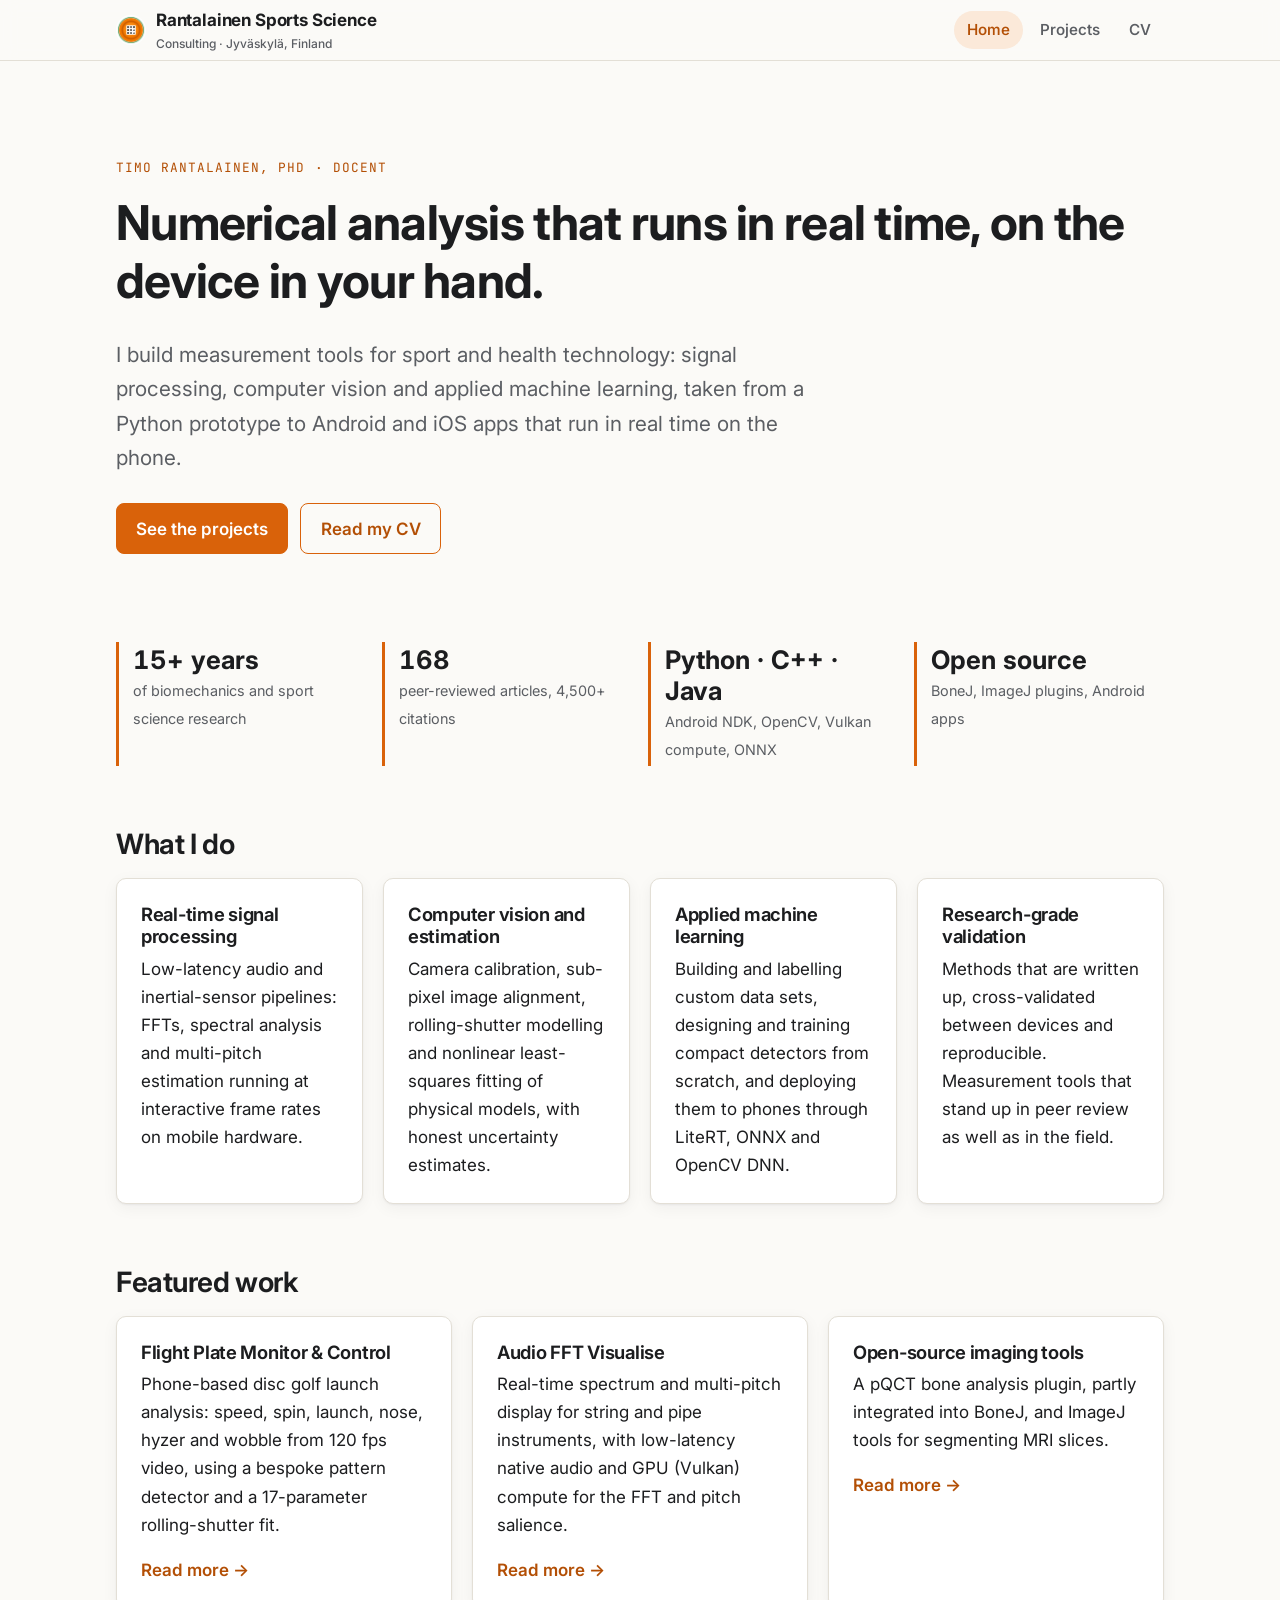
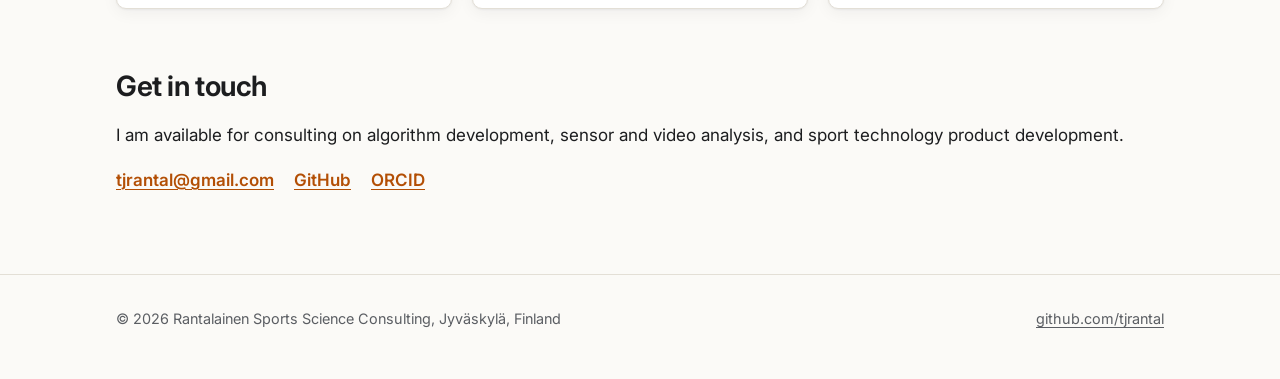
<file: index.html>
<!doctype html>
<html lang="en">
<head>
  <meta charset="utf-8">
  <meta name="viewport" content="width=device-width, initial-scale=1">
  <title>Rantalainen Sports Science Consulting</title>
  <meta name="description" content="Timo Rantalainen, PhD: real-time signal and image analysis, computer vision and applied machine learning for sport and health technology. Jyväskylä, Finland.">
  <link rel="icon" href="assets/img/flightplate.png">
  <link rel="preconnect" href="https://fonts.googleapis.com">
  <link rel="preconnect" href="https://fonts.gstatic.com" crossorigin>
  <link href="https://fonts.googleapis.com/css2?family=Inter:wght@400;500;600;700&family=JetBrains+Mono:wght@400;700&display=swap" rel="stylesheet">
  <link rel="stylesheet" href="assets/css/style.css">
</head>
<body>
  <header class="site-header">
    <div class="container">
      <a class="brand" href="index.html">
        <img class="brand-mark" src="assets/img/flightplate.png" alt="">
        <span>Rantalainen Sports Science<small>Consulting · Jyväskylä, Finland</small></span>
      </a>
      <nav class="site-nav" aria-label="Main">
        <ul>
          <li><a href="index.html" aria-current="page">Home</a></li>
          <li><a href="projects.html">Projects</a></li>
          <li><a href="cv.html">CV</a></li>
        </ul>
      </nav>
    </div>
  </header>

  <main>
    <section class="hero">
      <div class="container">
        <p class="eyebrow">Timo Rantalainen, PhD · Docent</p>
        <h1>Numerical analysis that runs in real time, on the device in your hand.</h1>
        <p class="lede">
          I build measurement tools for sport and health technology: signal processing, computer vision
          and applied machine learning, taken from a Python prototype to Android and iOS apps that
          run in real time on the phone.
        </p>
        <div class="button-row">
          <a class="button" href="projects.html">See the projects</a>
          <a class="button secondary" href="cv.html">Read my CV</a>
        </div>
      </div>
    </section>

    <section>
      <div class="container">
        <div class="stat-row">
          <div class="stat"><strong>15+ years</strong><span>of biomechanics and sport science research</span></div>
          <div class="stat"><strong>168</strong><span>peer-reviewed articles, 4,500+ citations</span></div>
          <div class="stat"><strong>Python · C++ · Java</strong><span>Android NDK, OpenCV, Vulkan compute, ONNX</span></div>
          <div class="stat"><strong>Open source</strong><span>BoneJ, ImageJ plugins, Android apps</span></div>
        </div>
      </div>
    </section>

    <section>
      <div class="container">
        <h2>What I do</h2>
        <div class="grid">
          <article class="card">
            <h3>Real-time signal processing</h3>
            <p>Low-latency audio and inertial-sensor pipelines: FFTs, spectral analysis and multi-pitch
              estimation running at interactive frame rates on mobile hardware.</p>
          </article>
          <article class="card">
            <h3>Computer vision and estimation</h3>
            <p>Camera calibration, sub-pixel image alignment, rolling-shutter modelling and nonlinear
              least-squares fitting of physical models, with honest uncertainty estimates.</p>
          </article>
          <article class="card">
            <h3>Applied machine learning</h3>
            <p>Building and labelling custom data sets, designing and training compact detectors from
              scratch, and deploying them to phones through LiteRT, ONNX and OpenCV DNN.</p>
          </article>
          <article class="card">
            <h3>Research-grade validation</h3>
            <p>Methods that are written up, cross-validated between devices and reproducible. Measurement
              tools that stand up in peer review as well as in the field.</p>
          </article>
        </div>
      </div>
    </section>

    <section>
      <div class="container">
        <h2>Featured work</h2>
        <div class="grid">
          <article class="card">
            <h3>Flight Plate Monitor &amp; Control</h3>
            <p>Phone-based disc golf launch analysis: speed, spin, launch, nose, hyzer and wobble from
              120 fps video, using a bespoke pattern detector and a 17-parameter rolling-shutter fit.</p>
            <a class="card-link" href="projects.html#flight-plate">Read more</a>
          </article>
          <article class="card">
            <h3>Audio FFT Visualise</h3>
            <p>Real-time spectrum and multi-pitch display for string and pipe instruments, with
              low-latency native audio and GPU (Vulkan) compute for the FFT and pitch salience.</p>
            <a class="card-link" href="projects.html#audio-visualise">Read more</a>
          </article>
          <article class="card">
            <h3>Open-source imaging tools</h3>
            <p>A pQCT bone analysis plugin, partly integrated into BoneJ, and ImageJ tools for
              segmenting MRI slices.</p>
            <a class="card-link" href="projects.html#imaging">Read more</a>
          </article>
        </div>
      </div>
    </section>

    <section>
      <div class="container">
        <h2>Get in touch</h2>
        <p>I am available for consulting on algorithm development, sensor and video analysis, and
          sport technology product development.</p>
        <ul class="link-list">
          <li><a href="mailto:tjrantal@gmail.com">tjrantal@gmail.com</a></li>
          <li><a href="https://github.com/tjrantal">GitHub</a></li>
          <li><a href="https://orcid.org/0000-0001-6977-4782">ORCID</a></li>
        </ul>
      </div>
    </section>
  </main>

  <footer class="site-footer">
    <div class="container">
      <span>© 2026 Rantalainen Sports Science Consulting, Jyväskylä, Finland</span>
      <span><a href="https://github.com/tjrantal">github.com/tjrantal</a></span>
    </div>
  </footer>
</body>
</html>
</file>
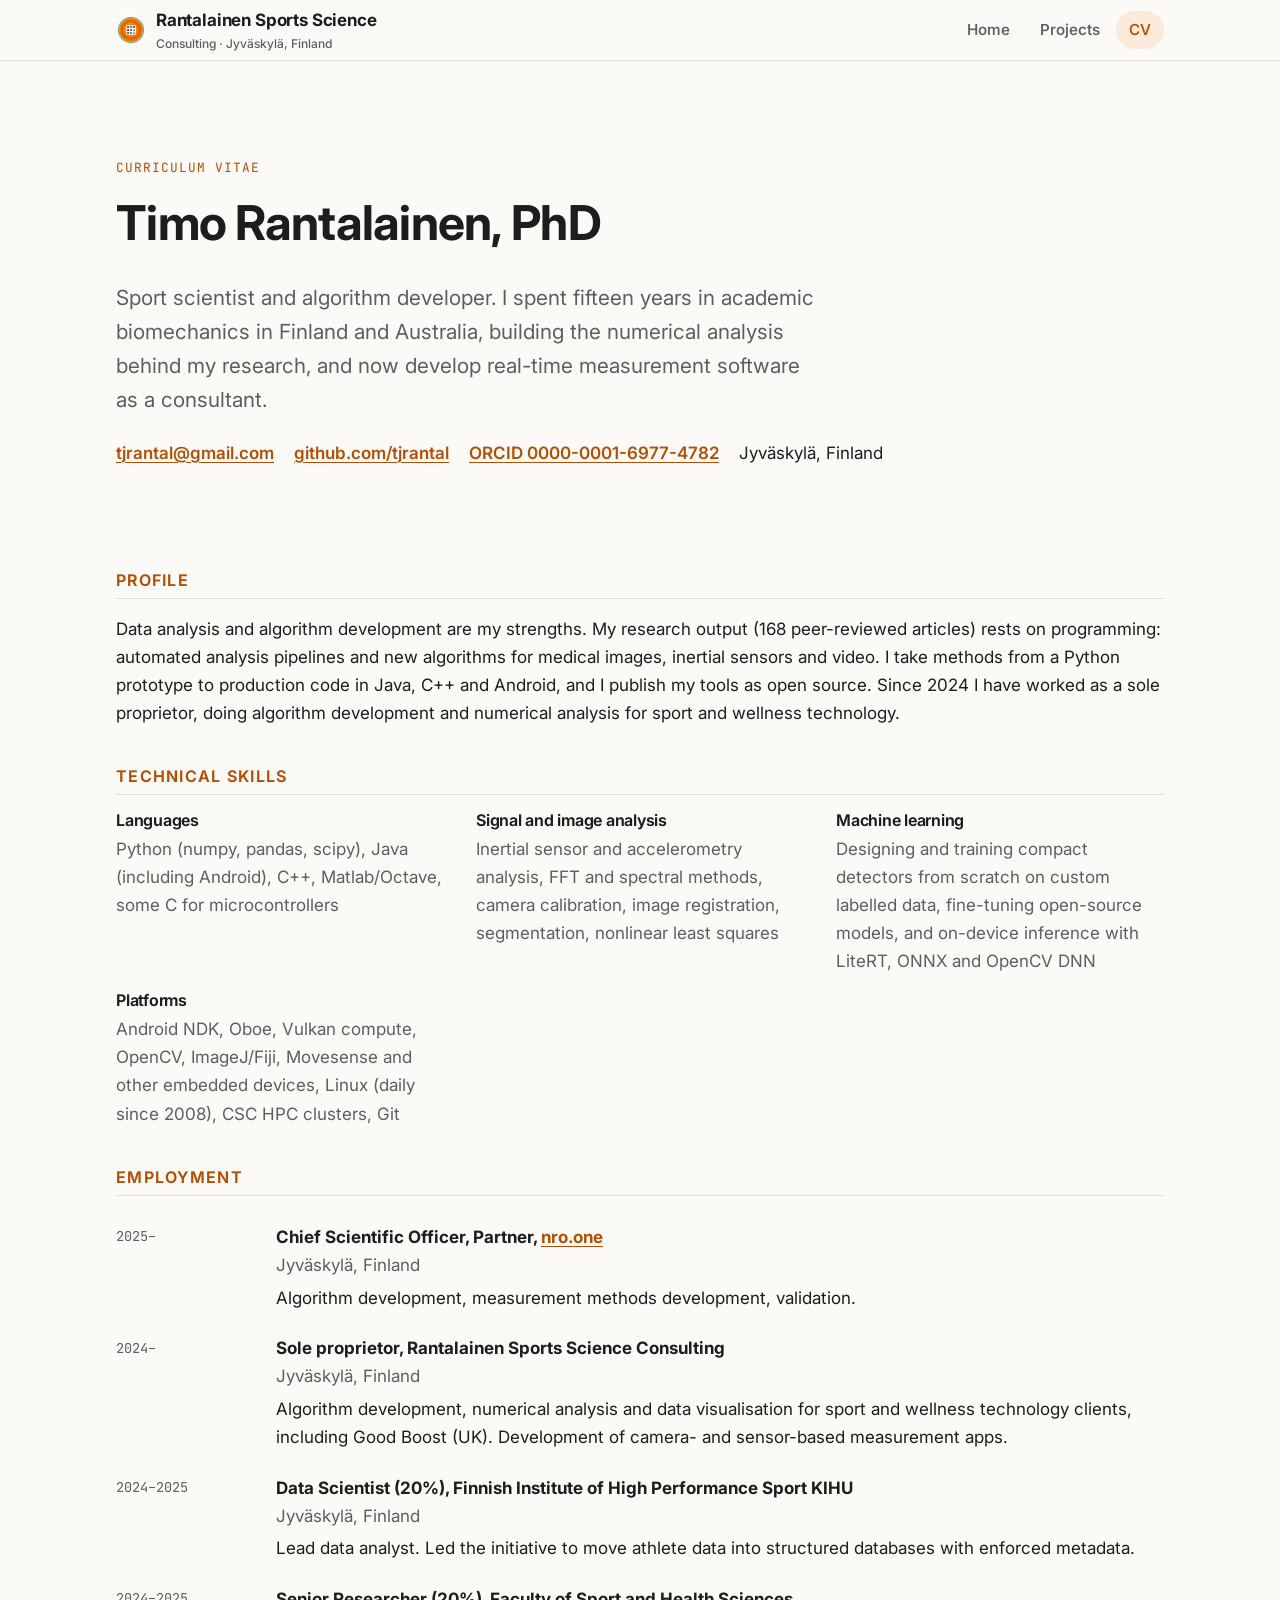
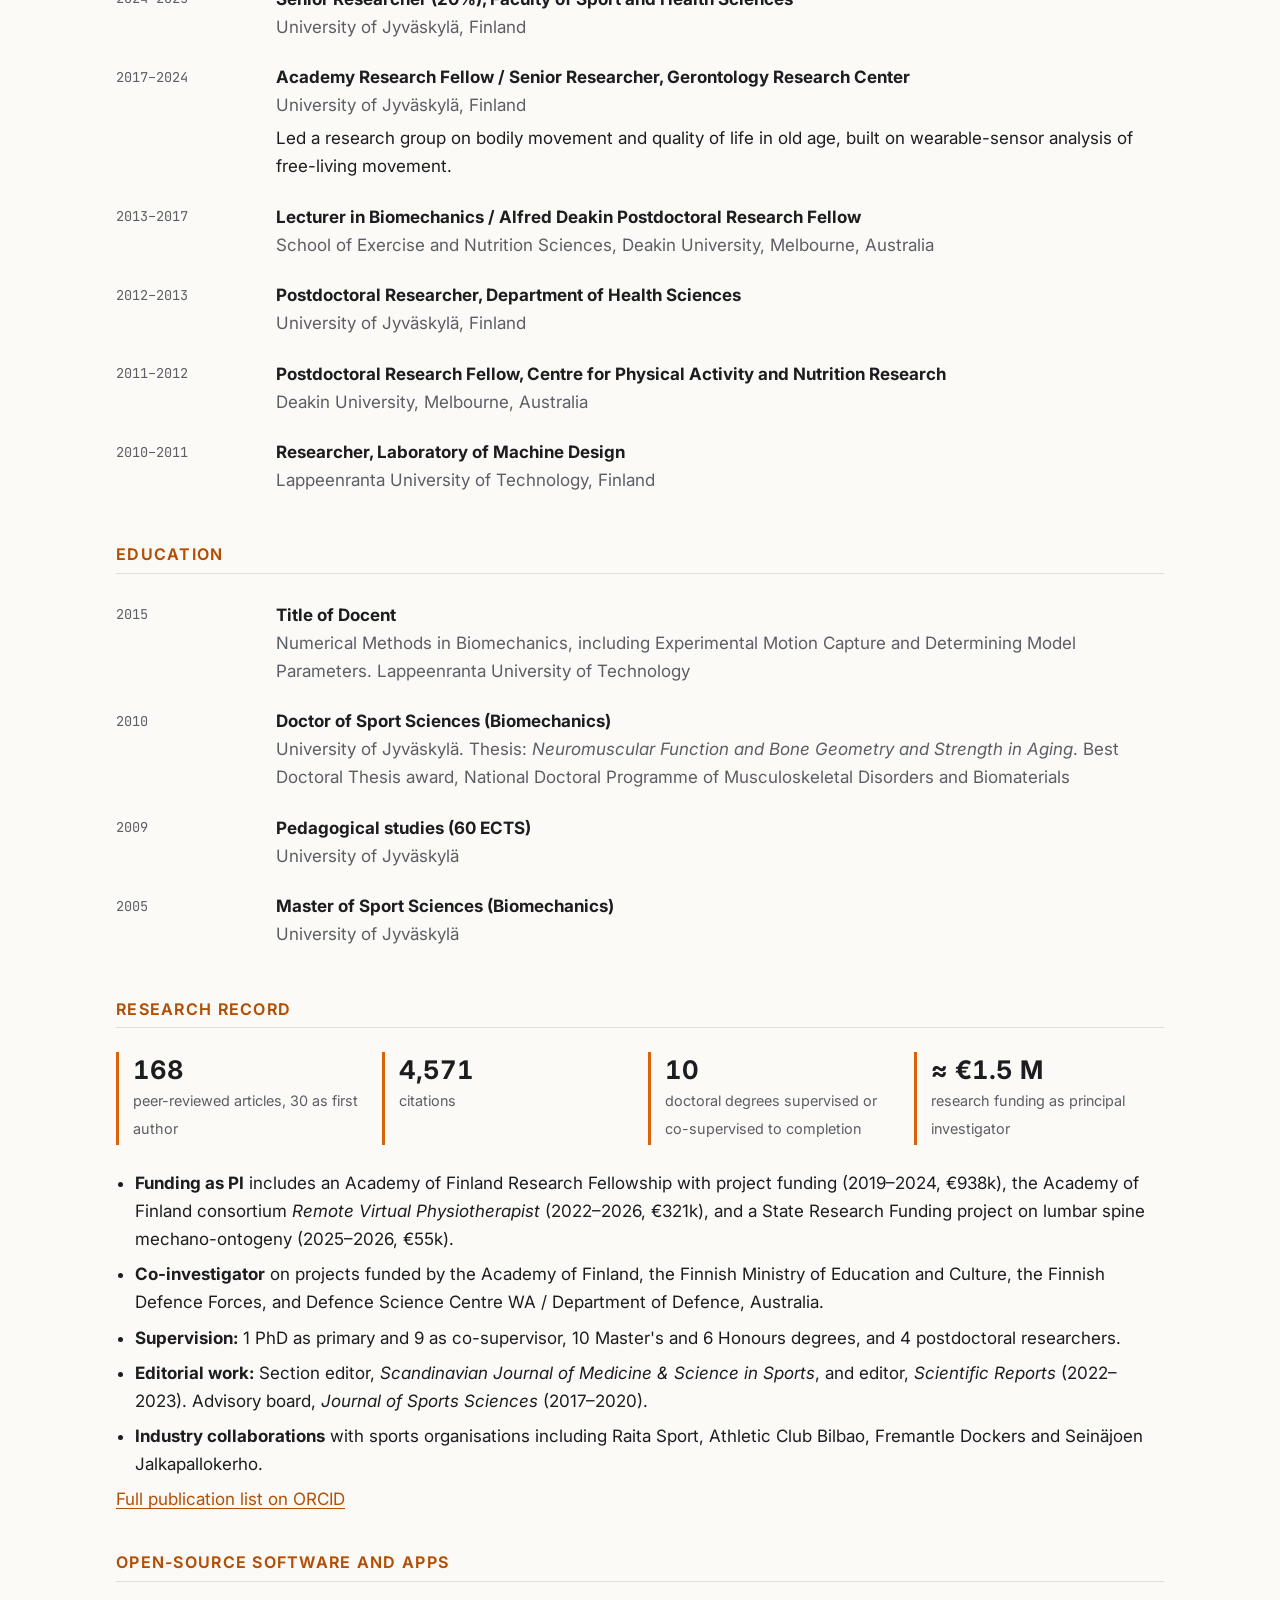
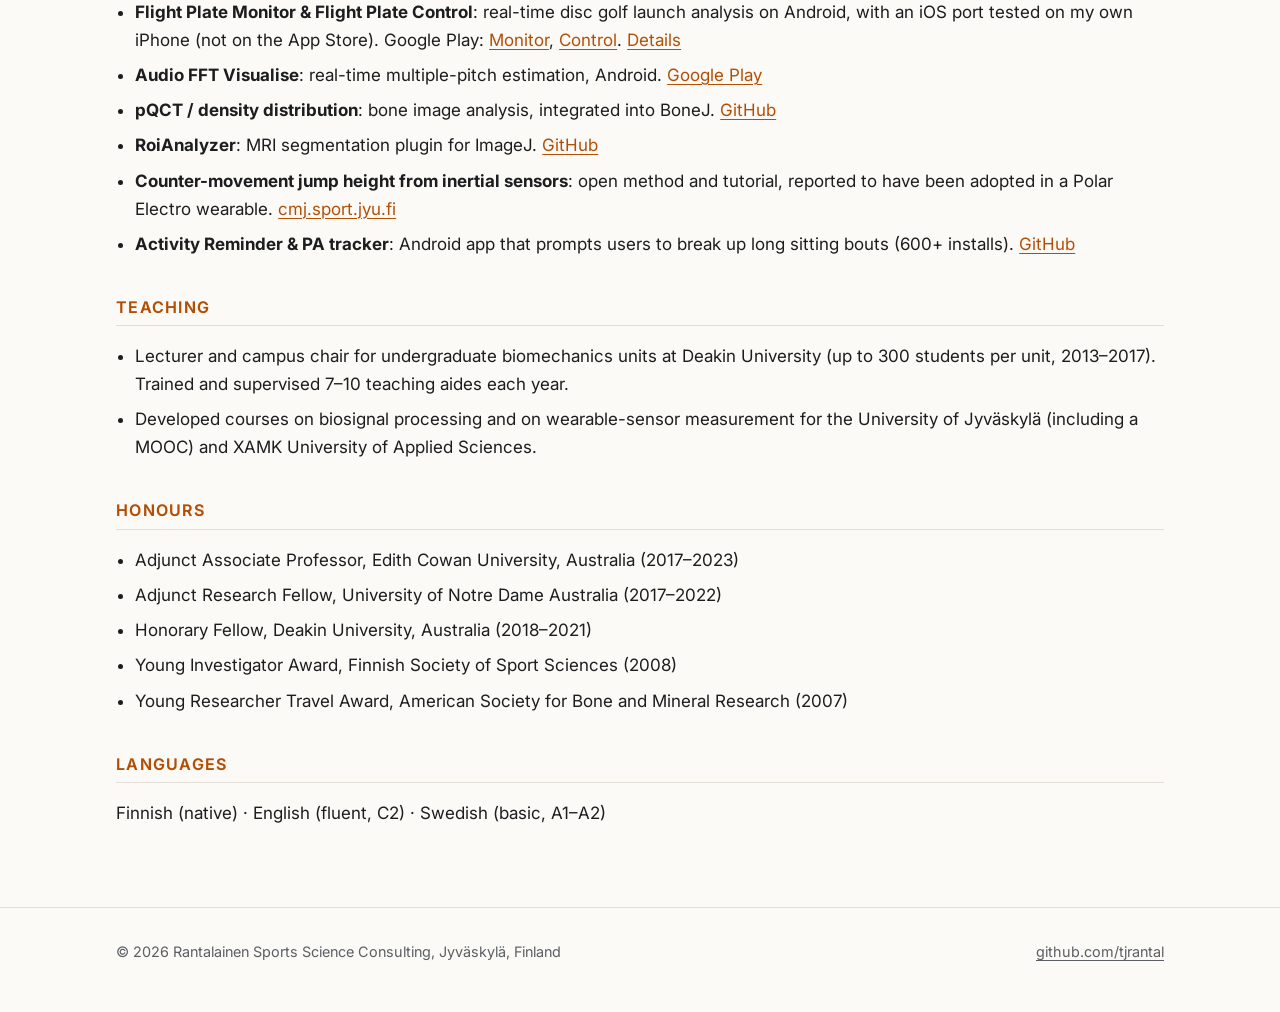
<file: cv.html>
<!doctype html>
<html lang="en">
<head>
  <meta charset="utf-8">
  <meta name="viewport" content="width=device-width, initial-scale=1">
  <title>CV · Timo Rantalainen</title>
  <meta name="description" content="Curriculum vitae of Timo Rantalainen, PhD, Docent: sport scientist, biomechanist and algorithm developer, Jyväskylä, Finland.">
  <link rel="icon" href="assets/img/flightplate.png">
  <link rel="preconnect" href="https://fonts.googleapis.com">
  <link rel="preconnect" href="https://fonts.gstatic.com" crossorigin>
  <link href="https://fonts.googleapis.com/css2?family=Inter:wght@400;500;600;700&family=JetBrains+Mono:wght@400;700&display=swap" rel="stylesheet">
  <link rel="stylesheet" href="assets/css/style.css">
</head>
<body>
  <header class="site-header">
    <div class="container">
      <a class="brand" href="index.html">
        <img class="brand-mark" src="assets/img/flightplate.png" alt="">
        <span>Rantalainen Sports Science<small>Consulting · Jyväskylä, Finland</small></span>
      </a>
      <nav class="site-nav" aria-label="Main">
        <ul>
          <li><a href="index.html">Home</a></li>
          <li><a href="projects.html">Projects</a></li>
          <li><a href="cv.html" aria-current="page">CV</a></li>
        </ul>
      </nav>
    </div>
  </header>

  <main class="container">
    <section class="hero">
      <p class="eyebrow">Curriculum vitae</p>
      <h1>Timo Rantalainen, PhD</h1>
      <p class="lede">
        Sport scientist and algorithm developer. I spent fifteen years in academic biomechanics in Finland
        and Australia, building the numerical analysis behind my research, and now develop real-time
        measurement software as a consultant.
      </p>
      <ul class="link-list">
        <li><a href="mailto:tjrantal@gmail.com">tjrantal@gmail.com</a></li>
        <li><a href="https://github.com/tjrantal">github.com/tjrantal</a></li>
        <li><a href="https://orcid.org/0000-0001-6977-4782">ORCID 0000-0001-6977-4782</a></li>
        <li>Jyväskylä, Finland</li>
      </ul>
    </section>

    <section class="cv-section">
      <h2>Profile</h2>
      <p>
        Data analysis and algorithm development are my strengths. My research output (168 peer-reviewed
        articles) rests on programming: automated analysis pipelines and new algorithms for medical images,
        inertial sensors and video. I take methods from a Python prototype to production code in Java, C++
        and Android, and I publish my tools as open source. Since 2024 I have worked as a sole proprietor,
        doing algorithm development and numerical analysis for sport and wellness technology.
      </p>
    </section>

    <section class="cv-section">
      <h2>Technical skills</h2>
      <div class="skills">
        <div>
          <h3>Languages</h3>
          <p>Python (numpy, pandas, scipy), Java (including Android), C++, Matlab/Octave, some C for
            microcontrollers</p>
        </div>
        <div>
          <h3>Signal and image analysis</h3>
          <p>Inertial sensor and accelerometry analysis, FFT and spectral methods, camera calibration,
            image registration, segmentation, nonlinear least squares</p>
        </div>
        <div>
          <h3>Machine learning</h3>
          <p>Designing and training compact detectors from scratch on custom labelled data, fine-tuning
            open-source models, and on-device inference with LiteRT, ONNX and OpenCV DNN</p>
        </div>
        <div>
          <h3>Platforms</h3>
          <p>Android NDK, Oboe, Vulkan compute, OpenCV, ImageJ/Fiji, Movesense and other embedded
            devices, Linux (daily since 2008), CSC HPC clusters, Git</p>
        </div>
      </div>
    </section>

    <section class="cv-section">
      <h2>Employment</h2>
      <ul class="timeline">
        <li>
          <div class="when">2025–</div>
          <div class="what">
            <strong>Chief Scientific Officer, Partner, <a href="https://nro.one/">nro.one</a> </strong>
            <span>Jyväskylä, Finland</span>
            <p>Algorithm development, measurement methods development, validation.</p>
          </div>
        </li>
        <li>
          <div class="when">2024–</div>
          <div class="what">
            <strong>Sole proprietor, Rantalainen Sports Science Consulting</strong>
            <span>Jyväskylä, Finland</span>
            <p>Algorithm development, numerical analysis and data visualisation for sport and wellness
              technology clients, including Good Boost (UK). Development of camera- and sensor-based
              measurement apps.</p>
          </div>
        </li>
        <li>
          <div class="when">2024–2025</div>
          <div class="what">
            <strong>Data Scientist (20%), Finnish Institute of High Performance Sport KIHU</strong>
            <span>Jyväskylä, Finland</span>
            <p>Lead data analyst. Led the initiative to move athlete data into structured databases with
              enforced metadata.</p>
          </div>
        </li>
        <li>
          <div class="when">2024–2025</div>
          <div class="what">
            <strong>Senior Researcher (20%), Faculty of Sport and Health Sciences</strong>
            <span>University of Jyväskylä, Finland</span>
          </div>
        </li>
        <li>
          <div class="when">2017–2024</div>
          <div class="what">
            <strong>Academy Research Fellow / Senior Researcher, Gerontology Research Center</strong>
            <span>University of Jyväskylä, Finland</span>
            <p>Led a research group on bodily movement and quality of life in old age, built on
              wearable-sensor analysis of free-living movement.</p>
          </div>
        </li>
        <li>
          <div class="when">2013–2017</div>
          <div class="what">
            <strong>Lecturer in Biomechanics / Alfred Deakin Postdoctoral Research Fellow</strong>
            <span>School of Exercise and Nutrition Sciences, Deakin University, Melbourne, Australia</span>
          </div>
        </li>
        <li>
          <div class="when">2012–2013</div>
          <div class="what">
            <strong>Postdoctoral Researcher, Department of Health Sciences</strong>
            <span>University of Jyväskylä, Finland</span>
          </div>
        </li>
        <li>
          <div class="when">2011–2012</div>
          <div class="what">
            <strong>Postdoctoral Research Fellow, Centre for Physical Activity and Nutrition Research</strong>
            <span>Deakin University, Melbourne, Australia</span>
          </div>
        </li>
        <li>
          <div class="when">2010–2011</div>
          <div class="what">
            <strong>Researcher, Laboratory of Machine Design</strong>
            <span>Lappeenranta University of Technology, Finland</span>
          </div>
        </li>
      </ul>
    </section>

    <section class="cv-section">
      <h2>Education</h2>
      <ul class="timeline">
        <li>
          <div class="when">2015</div>
          <div class="what">
            <strong>Title of Docent</strong>
            <span>Numerical Methods in Biomechanics, including Experimental Motion Capture and Determining
              Model Parameters. Lappeenranta University of Technology</span>
          </div>
        </li>
        <li>
          <div class="when">2010</div>
          <div class="what">
            <strong>Doctor of Sport Sciences (Biomechanics)</strong>
            <span>University of Jyväskylä. Thesis: <em>Neuromuscular Function and Bone Geometry and Strength in
              Aging</em>. Best Doctoral Thesis award, National Doctoral Programme of Musculoskeletal
              Disorders and Biomaterials</span>
          </div>
        </li>
        <li>
          <div class="when">2009</div>
          <div class="what">
            <strong>Pedagogical studies (60 ECTS)</strong>
            <span>University of Jyväskylä</span>
          </div>
        </li>
        <li>
          <div class="when">2005</div>
          <div class="what">
            <strong>Master of Sport Sciences (Biomechanics)</strong>
            <span>University of Jyväskylä</span>
          </div>
        </li>
      </ul>
    </section>

    <section class="cv-section">
      <h2>Research record</h2>
      <div class="stat-row">
        <div class="stat"><strong>168</strong><span>peer-reviewed articles, 30 as first author</span></div>
        <div class="stat"><strong>4,571</strong><span>citations</span></div>
        <div class="stat"><strong>10</strong><span>doctoral degrees supervised or co-supervised to completion</span></div>
        <div class="stat"><strong>≈ €1.5 M</strong><span>research funding as principal investigator</span></div>
      </div>
      <ul class="plain-list">
        <li><strong>Funding as PI</strong> includes an Academy of Finland Research Fellowship with project funding
          (2019–2024, €938k), the Academy of Finland consortium <em>Remote Virtual Physiotherapist</em>
          (2022–2026, €321k), and a State Research Funding project on lumbar spine mechano-ontogeny (2025–2026, €55k).</li>
        <li><strong>Co-investigator</strong> on projects funded by the Academy of Finland, the Finnish Ministry of
          Education and Culture, the Finnish Defence Forces, and Defence Science Centre WA / Department of Defence,
          Australia.</li>
        <li><strong>Supervision:</strong> 1 PhD as primary and 9 as co-supervisor, 10 Master's and 6 Honours
          degrees, and 4 postdoctoral researchers.</li>
        <li><strong>Editorial work:</strong> Section editor, <em>Scandinavian Journal of Medicine &amp; Science in
          Sports</em>, and editor, <em>Scientific Reports</em> (2022–2023). Advisory board, <em>Journal of
          Sports Sciences</em> (2017–2020).</li>
        <li><strong>Industry collaborations</strong> with sports organisations including Raita Sport, Athletic Club
          Bilbao, Fremantle Dockers and Seinäjoen Jalkapallokerho.</li>
      </ul>
      <p class="no-print"><a href="https://orcid.org/0000-0001-6977-4782">Full publication list on ORCID</a></p>
    </section>

    <section class="cv-section">
      <h2>Open-source software and apps</h2>
      <ul class="plain-list">
        <li><strong>Flight Plate Monitor &amp; Flight Plate Control</strong>: real-time disc golf launch analysis on
          Android, with an iOS port tested on my own iPhone (not on the App Store). Google Play: <a href="https://play.google.com/store/apps/details?id=rss.timo.flightplatemonitor">Monitor</a>,
          <a href="https://play.google.com/store/apps/details?id=rss.timo.flightcontrolapp">Control</a>. <a class="no-print" href="projects.html#flight-plate">Details</a></li>
        <li><strong>Audio FFT Visualise</strong>: real-time multiple-pitch estimation, Android.
          <a href="https://play.google.com/store/apps/details?id=timo.home.audiovisualise">Google Play</a></li>
        <li><strong>pQCT / density distribution</strong>: bone image analysis, integrated into BoneJ.
          <a href="https://github.com/tjrantal/pQCT">GitHub</a></li>
        <li><strong>RoiAnalyzer</strong>: MRI segmentation plugin for ImageJ.
          <a href="https://github.com/tjrantal/RoiAnalyzer">GitHub</a></li>
        <li><strong>Counter-movement jump height from inertial sensors</strong>: open method and tutorial,
          reported to have been adopted in a Polar Electro wearable.
          <a href="https://cmj.sport.jyu.fi/">cmj.sport.jyu.fi</a></li>
        <li><strong>Activity Reminder &amp; PA tracker</strong>: Android app that prompts users to break up
          long sitting bouts (600+ installs). <a href="https://github.com/tjrantal/activitymonitor">GitHub</a></li>
      </ul>
    </section>

    <section class="cv-section">
      <h2>Teaching</h2>
      <ul class="plain-list">
        <li>Lecturer and campus chair for undergraduate biomechanics units at Deakin University (up to 300
          students per unit, 2013–2017). Trained and supervised 7–10 teaching aides each year.</li>
        <li>Developed courses on biosignal processing and on wearable-sensor measurement for the University of
          Jyväskylä (including a MOOC) and XAMK University of Applied Sciences.</li>
      </ul>
    </section>

    <section class="cv-section">
      <h2>Honours</h2>
      <ul class="plain-list">
        <li>Adjunct Associate Professor, Edith Cowan University, Australia (2017–2023)</li>
        <li>Adjunct Research Fellow, University of Notre Dame Australia (2017–2022)</li>
        <li>Honorary Fellow, Deakin University, Australia (2018–2021)</li>
        <li>Young Investigator Award, Finnish Society of Sport Sciences (2008)</li>
        <li>Young Researcher Travel Award, American Society for Bone and Mineral Research (2007)</li>
      </ul>
    </section>

    <section class="cv-section">
      <h2>Languages</h2>
      <p>Finnish (native) · English (fluent, C2) · Swedish (basic, A1–A2)</p>
    </section>
  </main>

  <footer class="site-footer">
    <div class="container">
      <span>© 2026 Rantalainen Sports Science Consulting, Jyväskylä, Finland</span>
      <span><a href="https://github.com/tjrantal">github.com/tjrantal</a></span>
    </div>
  </footer>
</body>
</html>
</file>
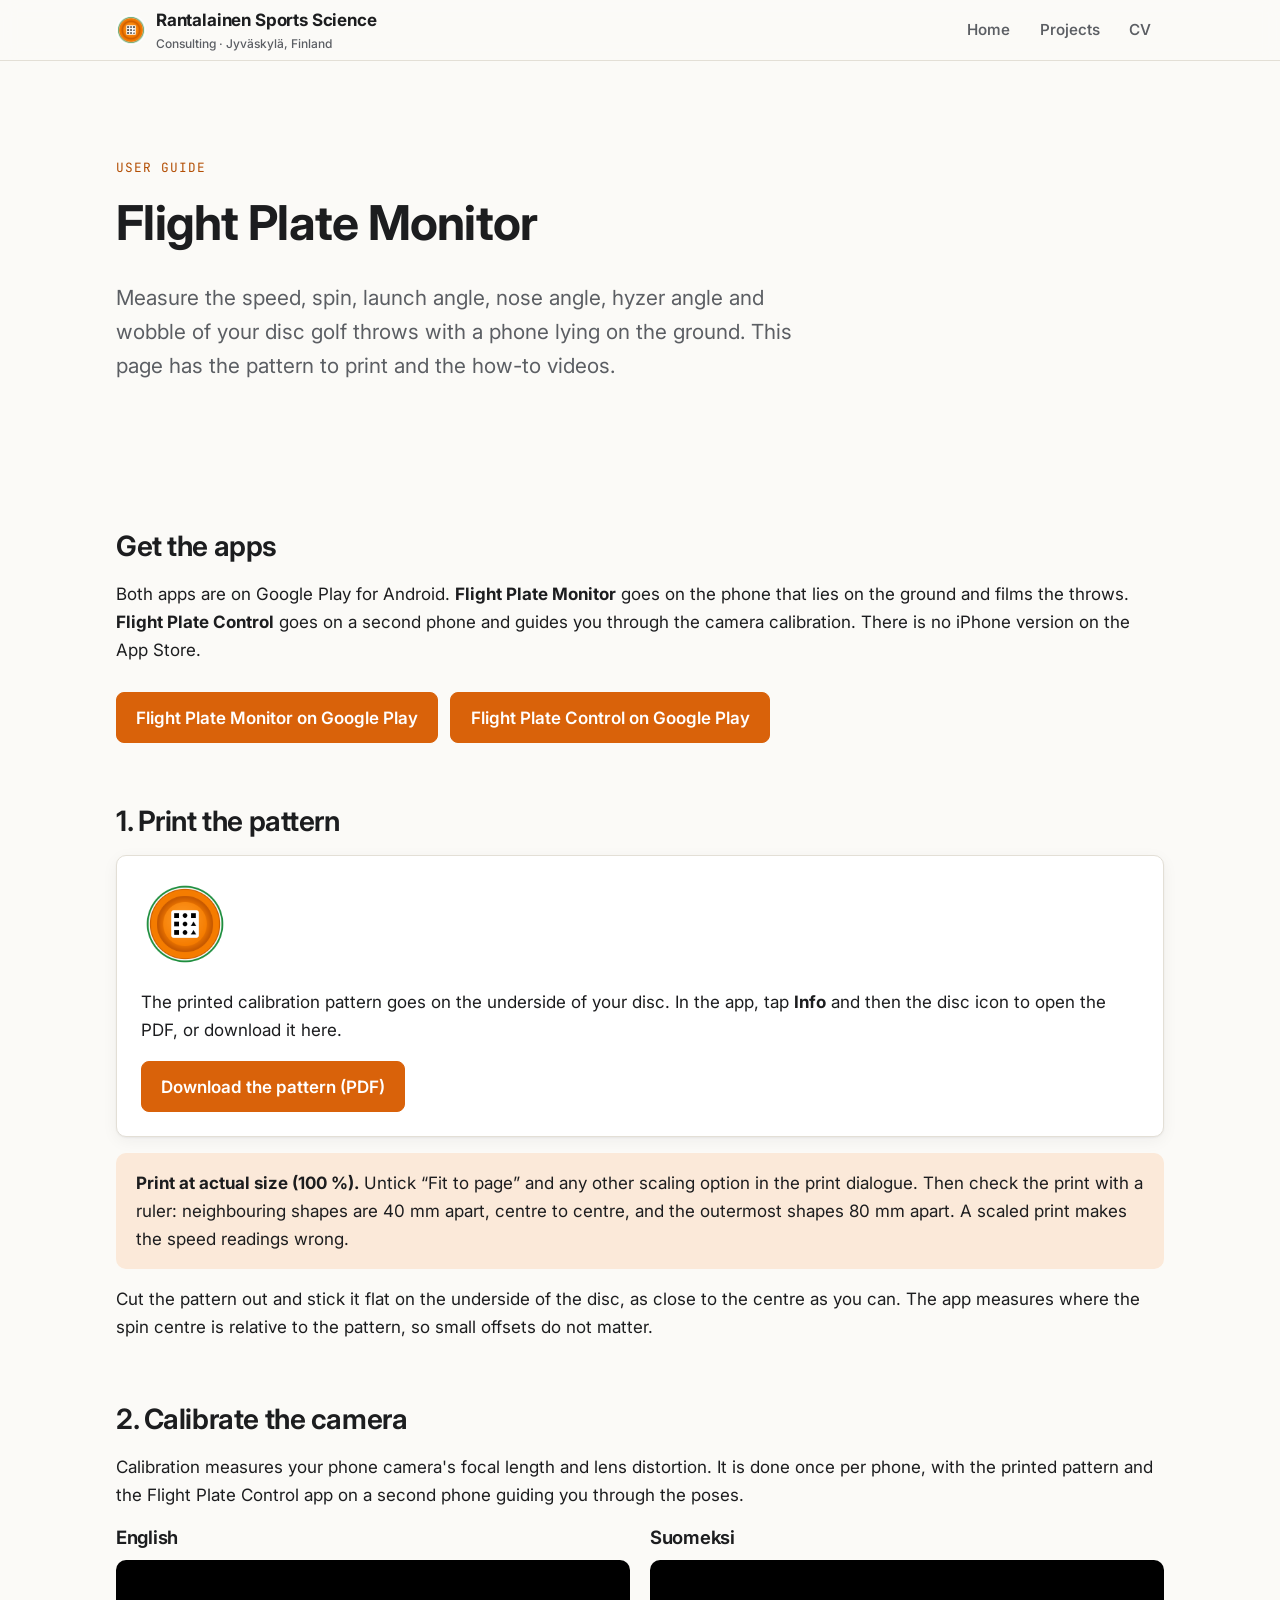
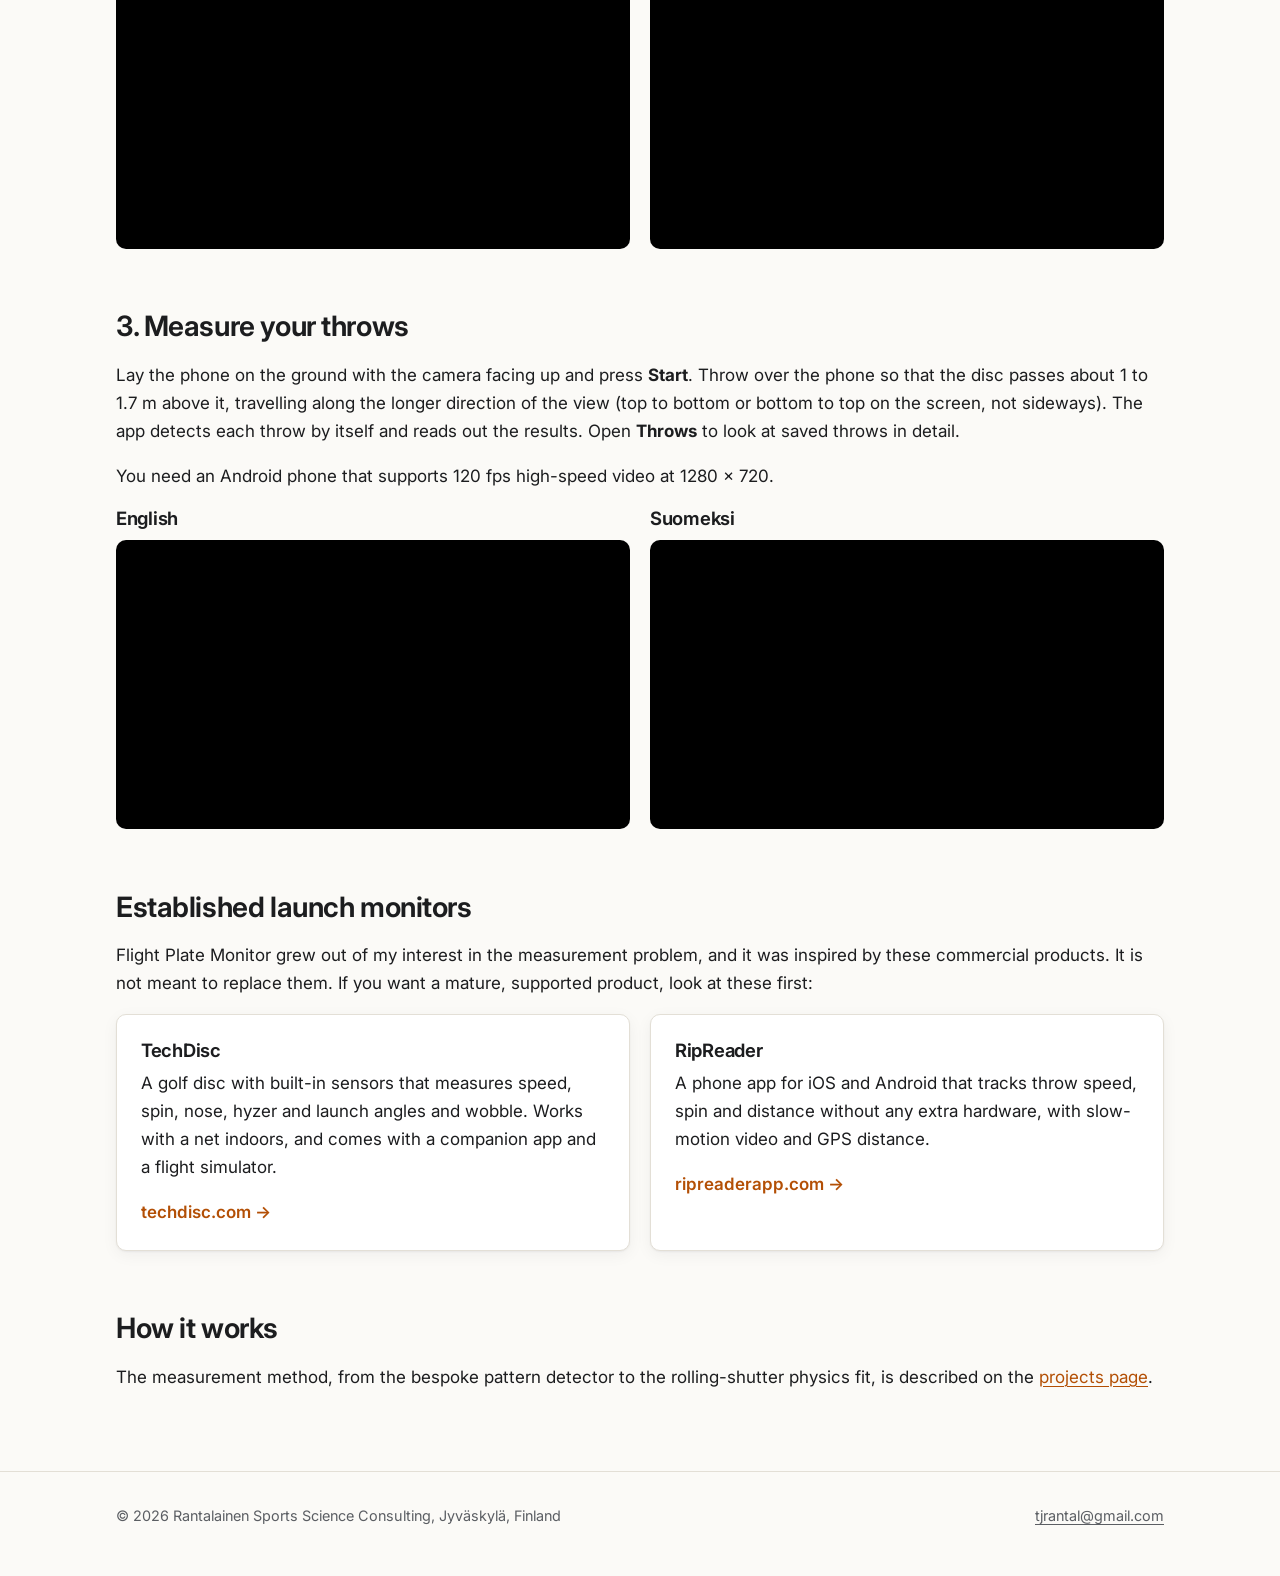
<file: flightplate.html>
<!doctype html>
<html lang="en">
<head>
  <meta charset="utf-8">
  <meta name="viewport" content="width=device-width, initial-scale=1">
  <title>Flight Plate Monitor · User guide</title>
  <meta name="description" content="Flight Plate Monitor user guide: print the disc pattern, calibrate the camera and measure your throws. With how-to videos.">
  <link rel="icon" href="assets/img/flightplate.png">
  <link rel="preconnect" href="https://fonts.googleapis.com">
  <link rel="preconnect" href="https://fonts.gstatic.com" crossorigin>
  <link href="https://fonts.googleapis.com/css2?family=Inter:wght@400;500;600;700&family=JetBrains+Mono:wght@400;700&display=swap" rel="stylesheet">
  <link rel="stylesheet" href="assets/css/style.css">
</head>
<body>
  <header class="site-header">
    <div class="container">
      <a class="brand" href="index.html">
        <img class="brand-mark" src="assets/img/flightplate.png" alt="">
        <span>Rantalainen Sports Science<small>Consulting · Jyväskylä, Finland</small></span>
      </a>
      <nav class="site-nav" aria-label="Main">
        <ul>
          <li><a href="index.html">Home</a></li>
          <li><a href="projects.html">Projects</a></li>
          <li><a href="cv.html">CV</a></li>
        </ul>
      </nav>
    </div>
  </header>

  <main class="container">
    <section class="hero">
      <p class="eyebrow">User guide</p>
      <h1>Flight Plate Monitor</h1>
      <p class="lede">
        Measure the speed, spin, launch angle, nose angle, hyzer angle and wobble of your disc golf throws
        with a phone lying on the ground. This page has the pattern to print and the how-to videos.
      </p>
    </section>

    <section>
      <h2>Get the apps</h2>
      <p>
        Both apps are on Google Play for Android. <strong>Flight Plate Monitor</strong> goes on the phone that
        lies on the ground and films the throws. <strong>Flight Plate Control</strong> goes on a second phone and
        guides you through the camera calibration. There is no iPhone version on the App Store.
      </p>
      <div class="button-row">
        <a class="button" href="https://play.google.com/store/apps/details?id=rss.timo.flightplatemonitor">Flight Plate Monitor on Google Play</a>
        <a class="button" href="https://play.google.com/store/apps/details?id=rss.timo.flightcontrolapp">Flight Plate Control on Google Play</a>
      </div>
    </section>

    <section>
      <h2>1. Print the pattern</h2>
      <div class="card download">
        <img src="assets/img/flightplate.png" alt="">
        <div>
          <p>The printed calibration pattern goes on the underside of your disc. In the app, tap
            <strong>Info</strong> and then the disc icon to open the PDF, or download it here.</p>
          <a class="button" href="assets/flightplate/flight_plate_pattern.pdf" download>Download the pattern (PDF)</a>
        </div>
      </div>
      <div class="callout">
        <p><strong>Print at actual size (100 %).</strong> Untick “Fit to page” and any other scaling option in the
          print dialogue. Then check the print with a ruler: neighbouring shapes are 40 mm apart, centre to
          centre, and the outermost shapes 80 mm apart. A scaled print makes the speed readings wrong.</p>
      </div>
      <p>
        Cut the pattern out and stick it flat on the underside of the disc, as close to the centre as you can.
        The app measures where the spin centre is relative to the pattern, so small offsets do not matter.
      </p>
    </section>

    <section>
      <h2>2. Calibrate the camera</h2>
      <p>
        Calibration measures your phone camera's focal length and lens distortion. It is done once per phone,
        with the printed pattern and the Flight Plate Control app on a second phone guiding you through the poses.
      </p>
      <div class="grid">
        <div>
          <h3>English</h3>
          <iframe class="video" src="https://www.youtube-nocookie.com/embed/URdH9I29Fhw"
            title="Flight Plate Monitor: camera calibration (English)" loading="lazy"
            allow="accelerometer; encrypted-media; gyroscope; picture-in-picture; fullscreen"
            referrerpolicy="strict-origin-when-cross-origin" allowfullscreen></iframe>
        </div>
        <div>
          <h3>Suomeksi</h3>
          <iframe class="video" src="https://www.youtube-nocookie.com/embed/bwQ6YFthM8U"
            title="Flight Plate Monitor: kameran kalibrointi (suomeksi)" loading="lazy"
            allow="accelerometer; encrypted-media; gyroscope; picture-in-picture; fullscreen"
            referrerpolicy="strict-origin-when-cross-origin" allowfullscreen></iframe>
        </div>
      </div>
    </section>

    <section>
      <h2>3. Measure your throws</h2>
      <p>
        Lay the phone on the ground with the camera facing up and press <strong>Start</strong>. Throw over the
        phone so that the disc passes about 1 to 1.7 m above it, travelling along the longer direction of the
        view (top to bottom or bottom to top on the screen, not sideways). The app detects each throw by
        itself and reads out the results. Open <strong>Throws</strong> to look at saved throws in detail.
      </p>
      <p>
        You need an Android phone that supports 120 fps high-speed video at 1280 × 720.
      </p>
      <div class="grid">
        <div>
          <h3>English</h3>
          <iframe class="video" src="https://www.youtube-nocookie.com/embed/XtTCleyAVVY"
            title="Flight Plate Monitor: how to use (English)" loading="lazy"
            allow="accelerometer; encrypted-media; gyroscope; picture-in-picture; fullscreen"
            referrerpolicy="strict-origin-when-cross-origin" allowfullscreen></iframe>
        </div>
        <div>
          <h3>Suomeksi</h3>
          <iframe class="video" src="https://www.youtube-nocookie.com/embed/tlefmiJvOeU"
            title="Flight Plate Monitor: käyttö (suomeksi)" loading="lazy"
            allow="accelerometer; encrypted-media; gyroscope; picture-in-picture; fullscreen"
            referrerpolicy="strict-origin-when-cross-origin" allowfullscreen></iframe>
        </div>
      </div>
    </section>

    <section>
      <h2>Established launch monitors</h2>
      <p>
        Flight Plate Monitor grew out of my interest in the measurement problem, and it was inspired by these
        commercial products. It is not meant to replace them. If you want a mature, supported product, look
        at these first:
      </p>
      <div class="grid">
        <article class="card">
          <h3>TechDisc</h3>
          <p>A golf disc with built-in sensors that measures speed, spin, nose, hyzer and launch angles and
            wobble. Works with a net indoors, and comes with a companion app and a flight simulator.</p>
          <a class="card-link" href="https://shop.techdisc.com/">techdisc.com</a>
        </article>
        <article class="card">
          <h3>RipReader</h3>
          <p>A phone app for iOS and Android that tracks throw speed, spin and distance without any extra
            hardware, with slow-motion video and GPS distance.</p>
          <a class="card-link" href="https://ripreaderapp.com/">ripreaderapp.com</a>
        </article>
      </div>
    </section>

    <section>
      <h2>How it works</h2>
      <p>
        The measurement method, from the bespoke pattern detector to the rolling-shutter physics fit, is
        described on the <a href="projects.html#flight-plate">projects page</a>.
      </p>
    </section>
  </main>

  <footer class="site-footer">
    <div class="container">
      <span>© 2026 Rantalainen Sports Science Consulting, Jyväskylä, Finland</span>
      <span><a href="mailto:tjrantal@gmail.com">tjrantal@gmail.com</a></span>
    </div>
  </footer>
</body>
</html>
</file>
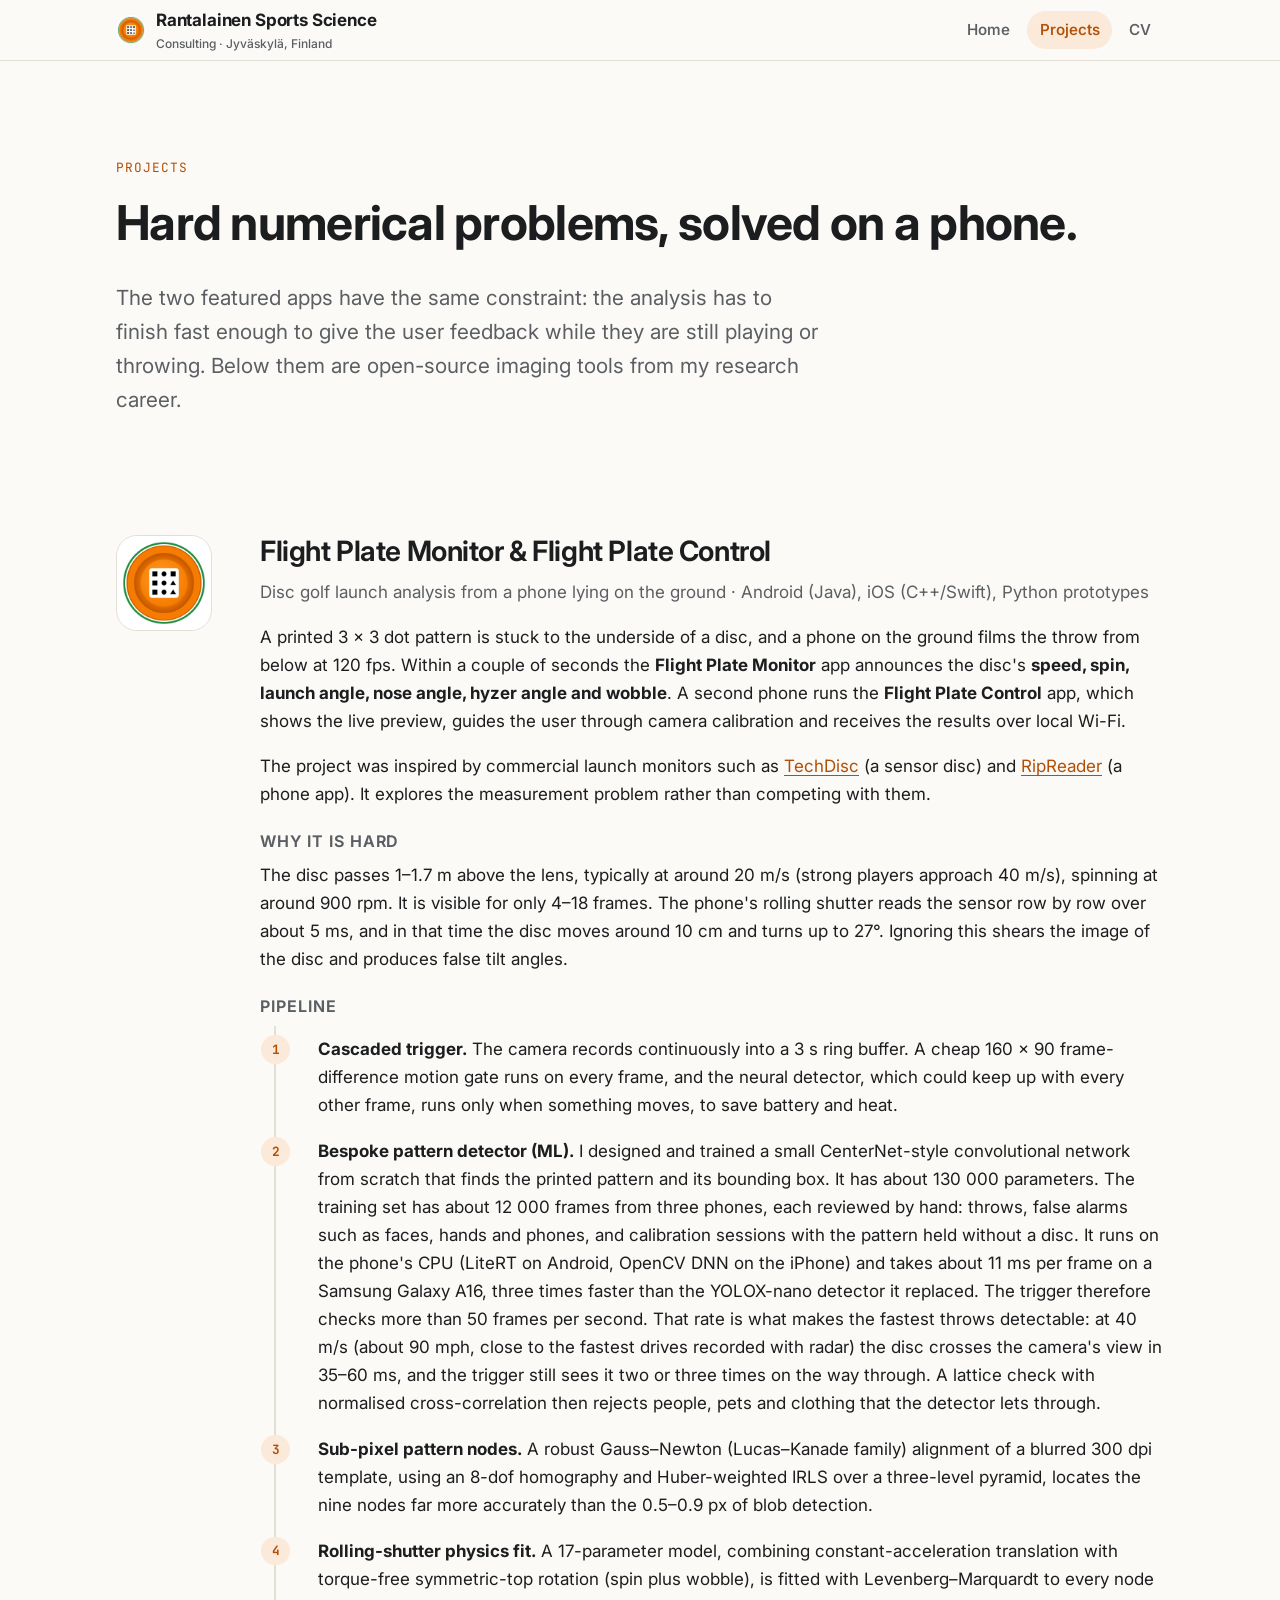
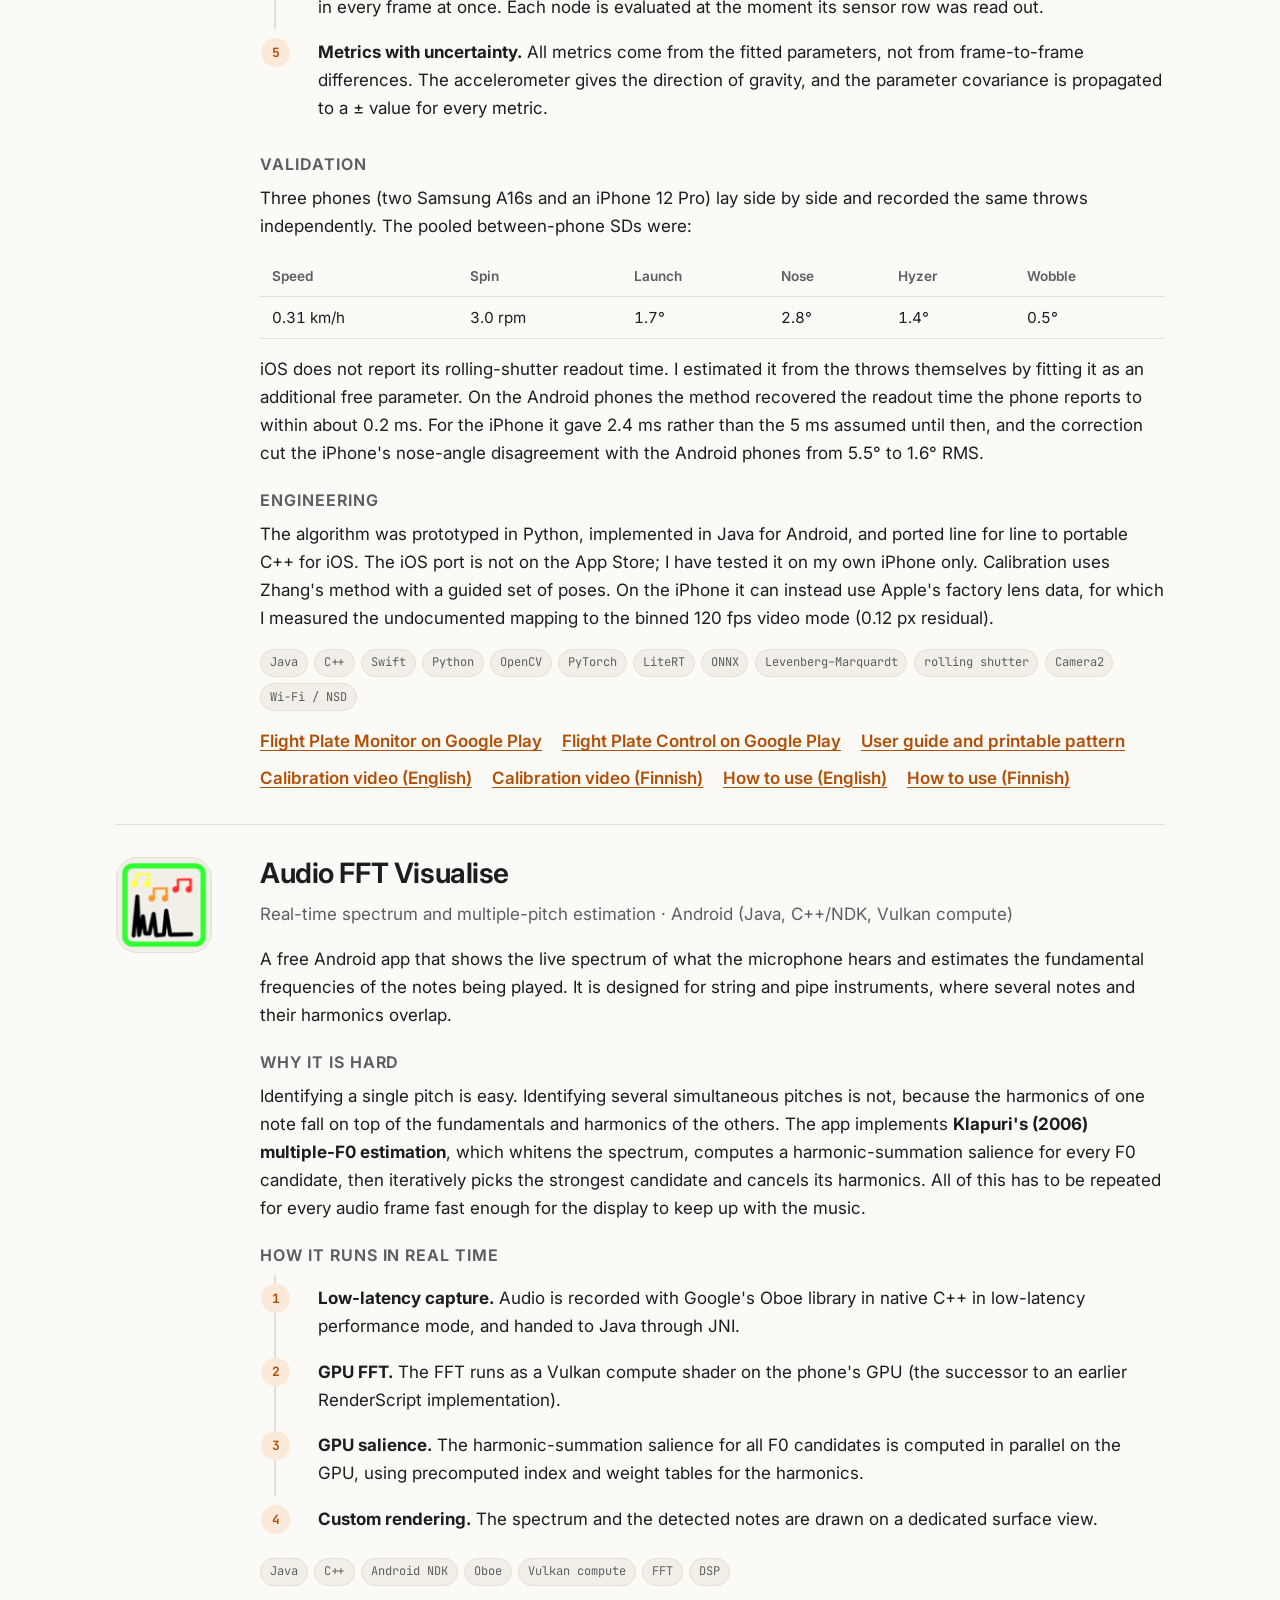
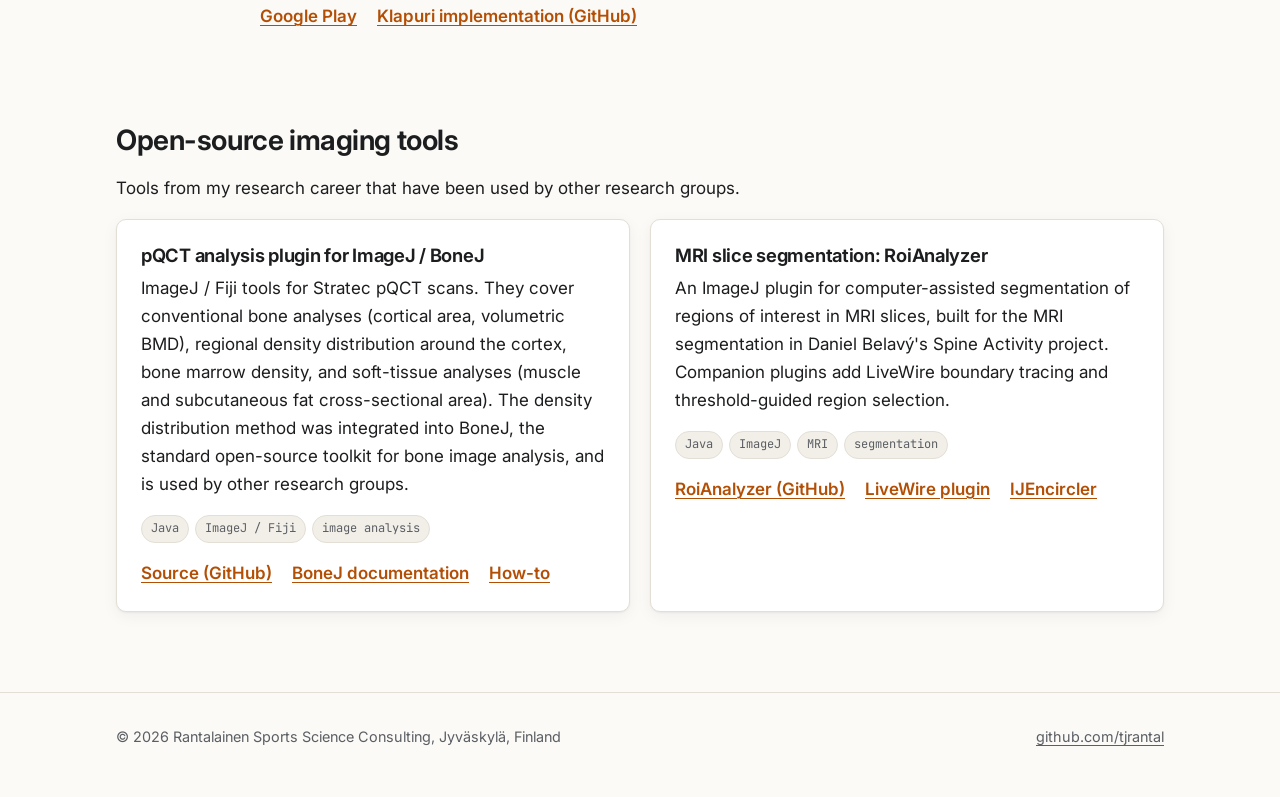
<file: projects.html>
<!doctype html>
<html lang="en">
<head>
  <meta charset="utf-8">
  <meta name="viewport" content="width=device-width, initial-scale=1">
  <title>Projects · Rantalainen Sports Science Consulting</title>
  <meta name="description" content="Project examples: real-time disc golf launch analysis, real-time audio pitch analysis, and open-source bone and MRI image analysis tools.">
  <link rel="icon" href="assets/img/flightplate.png">
  <link rel="preconnect" href="https://fonts.googleapis.com">
  <link rel="preconnect" href="https://fonts.gstatic.com" crossorigin>
  <link href="https://fonts.googleapis.com/css2?family=Inter:wght@400;500;600;700&family=JetBrains+Mono:wght@400;700&display=swap" rel="stylesheet">
  <link rel="stylesheet" href="assets/css/style.css">
</head>
<body>
  <header class="site-header">
    <div class="container">
      <a class="brand" href="index.html">
        <img class="brand-mark" src="assets/img/flightplate.png" alt="">
        <span>Rantalainen Sports Science<small>Consulting · Jyväskylä, Finland</small></span>
      </a>
      <nav class="site-nav" aria-label="Main">
        <ul>
          <li><a href="index.html">Home</a></li>
          <li><a href="projects.html" aria-current="page">Projects</a></li>
          <li><a href="cv.html">CV</a></li>
        </ul>
      </nav>
    </div>
  </header>

  <main class="container">
    <section class="hero">
      <p class="eyebrow">Projects</p>
      <h1>Hard numerical problems, solved on a phone.</h1>
      <p class="lede">
        The two featured apps have the same constraint: the analysis has to finish fast enough to
        give the user feedback while they are still playing or throwing. Below them are open-source
        imaging tools from my research career.
      </p>
    </section>

    <!-- ===================== Flight plate ===================== -->
    <article class="project" id="flight-plate">
      <div class="project-icon"><img src="assets/img/flightplate.png" alt="Flight Plate Monitor app icon"></div>
      <div>
        <h2>Flight Plate Monitor &amp; Flight Plate Control</h2>
        <p class="subtitle">Disc golf launch analysis from a phone lying on the ground · Android (Java), iOS (C++/Swift), Python prototypes</p>

        <p>
          A printed 3 × 3 dot pattern is stuck to the underside of a disc, and a phone on the ground films
          the throw from below at 120 fps. Within a couple of seconds the <strong>Flight Plate Monitor</strong>
          app announces the disc's <strong>speed, spin, launch angle, nose angle, hyzer angle and wobble</strong>.
          A second phone runs the <strong>Flight Plate Control</strong> app, which shows the live preview, guides the
          user through camera calibration and receives the results over local Wi-Fi.
        </p>
        <p>
          The project was inspired by commercial launch monitors such as
          <a href="https://shop.techdisc.com/">TechDisc</a> (a sensor disc) and
          <a href="https://ripreaderapp.com/">RipReader</a> (a phone app). It explores the measurement problem
          rather than competing with them.
        </p>

        <h3>Why it is hard</h3>
        <p>
          The disc passes 1–1.7 m above the lens, typically at around 20 m/s (strong players approach
          40 m/s), spinning at around 900 rpm. It is visible for only 4–18 frames. The phone's rolling shutter reads the sensor row by row over
          about 5 ms, and in that time the disc moves around 10 cm and turns up to 27°. Ignoring this
          shears the image of the disc and produces false tilt angles.
        </p>

        <h3>Pipeline</h3>
        <ol class="pipeline">
          <li><strong>Cascaded trigger.</strong> The camera records continuously into a 3 s ring buffer. A
            cheap 160 × 90 frame-difference motion gate runs on every frame, and the neural detector, which
            could keep up with every other frame, runs only when something moves, to save battery and heat.</li>
          <li><strong>Bespoke pattern detector (ML).</strong> I designed and trained a small CenterNet-style
            convolutional network from scratch that finds the printed pattern and its bounding box. It has about
            130 000 parameters. The training set has about 12 000 frames from three phones, each reviewed by
            hand: throws, false alarms such as faces, hands and phones, and calibration sessions with the
            pattern held without a disc. It runs on the phone's CPU (LiteRT on Android, OpenCV DNN on the
            iPhone) and takes about 11 ms per frame on a Samsung Galaxy A16, three times faster than the
            YOLOX-nano detector it replaced. The trigger therefore checks more than 50 frames per second.
            That rate is what makes the fastest throws detectable: at 40 m/s (about 90 mph, close to the
            fastest drives recorded with radar) the disc crosses the camera's view in 35–60 ms, and the
            trigger still sees it two or three times on the way through. A lattice check with normalised
            cross-correlation then rejects people, pets and clothing that the detector lets through.</li>
          <li><strong>Sub-pixel pattern nodes.</strong> A robust Gauss–Newton (Lucas–Kanade family) alignment of
            a blurred 300 dpi template, using an 8-dof homography and Huber-weighted IRLS over a three-level
            pyramid, locates the nine nodes far more accurately than the 0.5–0.9 px of blob detection.</li>
          <li><strong>Rolling-shutter physics fit.</strong> A 17-parameter model, combining constant-acceleration
            translation with torque-free symmetric-top rotation (spin plus wobble), is fitted with
            Levenberg–Marquardt to every node in every frame at once. Each node is evaluated at the moment
            its sensor row was read out.</li>
          <li><strong>Metrics with uncertainty.</strong> All metrics come from the fitted parameters, not from
            frame-to-frame differences. The accelerometer gives the direction of gravity, and the parameter
            covariance is propagated to a ± value for every metric.</li>
        </ol>

        <h3>Validation</h3>
        <p>
          Three phones (two Samsung A16s and an iPhone 12 Pro) lay side by side and recorded the same
          throws independently. The pooled between-phone SDs were:
        </p>
        <div class="table-wrap">
          <table>
            <thead>
              <tr><th>Speed</th><th>Spin</th><th>Launch</th><th>Nose</th><th>Hyzer</th><th>Wobble</th></tr>
            </thead>
            <tbody>
              <tr><td>0.31 km/h</td><td>3.0 rpm</td><td>1.7°</td><td>2.8°</td><td>1.4°</td><td>0.5°</td></tr>
            </tbody>
          </table>
        </div>
        <p>
          iOS does not report its rolling-shutter readout time. I estimated it from the throws themselves
          by fitting it as an additional free parameter. On the Android phones the method recovered the
          readout time the phone reports to within about 0.2 ms. For the iPhone it gave 2.4 ms rather than
          the 5 ms assumed until then, and the correction cut the iPhone's nose-angle disagreement with the
          Android phones from 5.5° to 1.6° RMS.
        </p>

        <h3>Engineering</h3>
        <p>
          The algorithm was prototyped in Python, implemented in Java for Android, and ported line for line
          to portable C++ for iOS. The iOS port is not on the App Store; I have tested it on my own iPhone
          only. Calibration uses Zhang's method with a guided set of poses. On the iPhone
          it can instead use Apple's factory lens data, for which I measured the undocumented mapping to
          the binned 120 fps video mode (0.12 px residual).
        </p>

        <ul class="tags">
          <li>Java</li><li>C++</li><li>Swift</li><li>Python</li><li>OpenCV</li><li>PyTorch</li><li>LiteRT</li><li>ONNX</li>
          <li>Levenberg–Marquardt</li><li>rolling shutter</li><li>Camera2</li><li>Wi-Fi / NSD</li>
        </ul>

        <ul class="link-list">
          <li><a href="https://play.google.com/store/apps/details?id=rss.timo.flightplatemonitor">Flight Plate Monitor on Google Play</a></li>
          <li><a href="https://play.google.com/store/apps/details?id=rss.timo.flightcontrolapp">Flight Plate Control on Google Play</a></li>
          <li><a href="flightplate.html">User guide and printable pattern</a></li>
          <li><a href="https://youtu.be/URdH9I29Fhw">Calibration video (English)</a></li>
          <li><a href="https://youtu.be/bwQ6YFthM8U">Calibration video (Finnish)</a></li>
          <li><a href="https://youtu.be/XtTCleyAVVY">How to use (English)</a></li>
          <li><a href="https://youtu.be/tlefmiJvOeU">How to use (Finnish)</a></li>
        </ul>
      </div>
    </article>

    <!-- ===================== Audio visualise ===================== -->
    <article class="project" id="audio-visualise">
      <div class="project-icon"><img src="assets/img/audiovisualise.png" alt="Audio FFT Visualise app icon"></div>
      <div>
        <h2>Audio FFT Visualise</h2>
        <p class="subtitle">Real-time spectrum and multiple-pitch estimation · Android (Java, C++/NDK, Vulkan compute)</p>

        <p>
          A free Android app that shows the live spectrum of what the microphone hears and estimates the
          fundamental frequencies of the notes being played. It is designed for string and pipe instruments,
          where several notes and their harmonics overlap.
        </p>

        <h3>Why it is hard</h3>
        <p>
          Identifying a single pitch is easy. Identifying several simultaneous pitches is not, because the
          harmonics of one note fall on top of the fundamentals and harmonics of the others. The app
          implements <strong>Klapuri's (2006) multiple-F0 estimation</strong>, which whitens the spectrum,
          computes a harmonic-summation salience for every F0 candidate, then iteratively picks the strongest
          candidate and cancels its harmonics. All of this has to be repeated for every audio frame fast
          enough for the display to keep up with the music.
        </p>

        <h3>How it runs in real time</h3>
        <ol class="pipeline">
          <li><strong>Low-latency capture.</strong> Audio is recorded with Google's Oboe library in native C++
            in low-latency performance mode, and handed to Java through JNI.</li>
          <li><strong>GPU FFT.</strong> The FFT runs as a Vulkan compute shader on the phone's GPU (the
            successor to an earlier RenderScript implementation).</li>
          <li><strong>GPU salience.</strong> The harmonic-summation salience for all F0 candidates is computed in
            parallel on the GPU, using precomputed index and weight tables for the harmonics.</li>
          <li><strong>Custom rendering.</strong> The spectrum and the detected notes are drawn on a dedicated
            surface view.</li>
        </ol>

        <ul class="tags">
          <li>Java</li><li>C++</li><li>Android NDK</li><li>Oboe</li><li>Vulkan compute</li><li>FFT</li><li>DSP</li>
        </ul>

        <ul class="link-list">
          <li><a href="https://play.google.com/store/apps/details?id=timo.home.audiovisualise">Google Play</a></li>
          <li><a href="https://github.com/tjrantal/PolyphonicPitchDetection">Klapuri implementation (GitHub)</a></li>
        </ul>
      </div>
    </article>

    <!-- ===================== Imaging tools ===================== -->
    <section id="imaging">
      <h2>Open-source imaging tools</h2>
      <p>
        Tools from my research career that have been used by other research groups.
      </p>
      <div class="grid">
        <article class="card">
          <h3>pQCT analysis plugin for ImageJ / BoneJ</h3>
          <p>
            ImageJ / Fiji tools for Stratec pQCT scans. They cover conventional bone analyses (cortical area,
            volumetric BMD), regional density distribution around the cortex, bone marrow density, and
            soft-tissue analyses (muscle and subcutaneous fat cross-sectional area). The density distribution
            method was integrated into BoneJ, the standard open-source toolkit for bone image analysis, and is
            used by other research groups.
          </p>
          <ul class="tags"><li>Java</li><li>ImageJ / Fiji</li><li>image analysis</li></ul>
          <ul class="link-list">
            <li><a href="https://github.com/tjrantal/pQCT">Source (GitHub)</a></li>
            <li><a href="https://bonej.org/densitydistribution">BoneJ documentation</a></li>
            <li><a href="https://github.com/tjrantal/densityDistributionHowTo">How-to</a></li>
          </ul>
        </article>
        <article class="card">
          <h3>MRI slice segmentation: RoiAnalyzer</h3>
          <p>
            An ImageJ plugin for computer-assisted segmentation of regions of interest in MRI slices, built
            for the MRI segmentation in Daniel Belavý's Spine Activity project. Companion plugins add
            LiveWire boundary tracing and threshold-guided region selection.
          </p>
          <ul class="tags"><li>Java</li><li>ImageJ</li><li>MRI</li><li>segmentation</li></ul>
          <ul class="link-list">
            <li><a href="https://github.com/tjrantal/RoiAnalyzer">RoiAnalyzer (GitHub)</a></li>
            <li><a href="https://github.com/tjrantal/imageJLiveWirePlugin">LiveWire plugin</a></li>
            <li><a href="https://github.com/tjrantal/IJEncircler">IJEncircler</a></li>
          </ul>
        </article>
      </div>
    </section>
  </main>

  <footer class="site-footer">
    <div class="container">
      <span>© 2026 Rantalainen Sports Science Consulting, Jyväskylä, Finland</span>
      <span><a href="https://github.com/tjrantal">github.com/tjrantal</a></span>
    </div>
  </footer>
</body>
</html>
</file>
<file: assets/css/style.css>
/* Rantalainen Sports Science Consulting: site stylesheet */

:root {
  --bg: #fbfaf7;
  --surface: #ffffff;
  --surface-2: #f2efe8;
  --text: #1c1d1f;
  --text-muted: #5b5e63;
  --border: #e3dfd6;
  --accent: #d9620a;          /* disc orange */
  --accent-strong: #b34f05;
  --accent-soft: #fbe9d9;
  --accent-2: #1f8a43;        /* flight-plate green */
  --code-bg: #f2efe8;
  --shadow: 0 1px 2px rgba(28, 29, 31, 0.05), 0 4px 16px rgba(28, 29, 31, 0.05);

  --font-sans: "Inter", system-ui, -apple-system, "Segoe UI", Roboto, sans-serif;
  --font-mono: "JetBrains Mono", ui-monospace, "SFMono-Regular", Menlo, monospace;

  --max-width: 68rem;
  --gutter: 1.25rem;
  --radius: 10px;
}

@media (prefers-color-scheme: dark) {
  :root {
    --bg: #131416;
    --surface: #1b1c1f;
    --surface-2: #232428;
    --text: #e9e8e4;
    --text-muted: #a3a49f;
    --border: #2e3034;
    --accent: #f2873a;
    --accent-strong: #ffa260;
    --accent-soft: #3a2614;
    --accent-2: #4cc27a;
    --code-bg: #232428;
    --shadow: none;
  }
}

*,
*::before,
*::after {
  box-sizing: border-box;
}

html {
  -webkit-text-size-adjust: 100%;
  scroll-behavior: smooth;
}

body {
  margin: 0;
  background: var(--bg);
  color: var(--text);
  font-family: var(--font-sans);
  font-size: 1.0625rem;
  line-height: 1.65;
}

img {
  max-width: 100%;
  height: auto;
  display: block;
}

a {
  color: var(--accent-strong);
  text-decoration-thickness: 1px;
  text-underline-offset: 0.18em;
}

a:hover {
  color: var(--accent);
}

h1,
h2,
h3 {
  line-height: 1.2;
  letter-spacing: -0.015em;
  margin: 0 0 0.6em;
}

h1 { font-size: clamp(2rem, 5vw, 3rem); font-weight: 700; }
h2 { font-size: clamp(1.4rem, 3vw, 1.75rem); font-weight: 650; margin-top: 2.2em; }
h3 { font-size: 1.15rem; font-weight: 650; }

p { margin: 0 0 1em; }

code {
  font-family: var(--font-mono);
  font-size: 0.88em;
  background: var(--code-bg);
  padding: 0.1em 0.35em;
  border-radius: 4px;
}

.container {
  width: 100%;
  max-width: var(--max-width);
  margin: 0 auto;
  padding: 0 var(--gutter);
}

/* ---------- Header and navigation ---------- */

.site-header {
  position: sticky;
  top: 0;
  z-index: 10;
  background: color-mix(in srgb, var(--bg) 88%, transparent);
  backdrop-filter: blur(8px);
  border-bottom: 1px solid var(--border);
}

.site-header .container {
  display: flex;
  align-items: center;
  justify-content: space-between;
  gap: 1rem;
  min-height: 3.75rem;
  flex-wrap: wrap;
}

.brand {
  display: flex;
  align-items: center;
  gap: 0.6rem;
  color: var(--text);
  text-decoration: none;
  font-weight: 700;
  letter-spacing: -0.01em;
}

.brand-mark {
  width: 1.9rem;
  height: 1.9rem;
  border-radius: 50%;
}

.brand small {
  display: block;
  font-weight: 500;
  font-size: 0.75rem;
  color: var(--text-muted);
  letter-spacing: 0;
}

.site-nav ul {
  display: flex;
  gap: 0.25rem;
  list-style: none;
  margin: 0;
  padding: 0;
}

.site-nav a {
  display: block;
  padding: 0.4rem 0.8rem;
  border-radius: 999px;
  color: var(--text-muted);
  text-decoration: none;
  font-weight: 550;
  font-size: 0.95rem;
}

.site-nav a:hover {
  color: var(--text);
  background: var(--surface-2);
}

.site-nav a[aria-current="page"] {
  color: var(--accent-strong);
  background: var(--accent-soft);
}

/* ---------- Hero ---------- */

.hero {
  padding: clamp(3rem, 9vw, 6rem) 0 clamp(2.5rem, 6vw, 4rem);
}

.eyebrow {
  font-family: var(--font-mono);
  font-size: 0.8rem;
  text-transform: uppercase;
  letter-spacing: 0.08em;
  color: var(--accent-strong);
  margin-bottom: 1rem;
}

.lede {
  font-size: clamp(1.1rem, 2.2vw, 1.3rem);
  color: var(--text-muted);
  max-width: 44rem;
}

.button-row {
  display: flex;
  flex-wrap: wrap;
  gap: 0.75rem;
  margin-top: 1.75rem;
}

.button {
  display: inline-block;
  padding: 0.65rem 1.2rem;
  border-radius: 8px;
  font-weight: 600;
  text-decoration: none;
  border: 1px solid var(--accent);
  background: var(--accent);
  color: #fff;
}

.button:hover {
  background: var(--accent-strong);
  border-color: var(--accent-strong);
  color: #fff;
}

.button.secondary {
  background: transparent;
  color: var(--accent-strong);
}

.button.secondary:hover {
  background: var(--accent-soft);
  color: var(--accent-strong);
}

/* ---------- Cards and grids ---------- */

.grid {
  display: grid;
  gap: 1.25rem;
  grid-template-columns: repeat(auto-fit, minmax(min(100%, 14.5rem), 1fr));
}

.card {
  background: var(--surface);
  border: 1px solid var(--border);
  border-radius: var(--radius);
  padding: 1.5rem;
  box-shadow: var(--shadow);
}

.card h3 {
  margin-bottom: 0.4em;
}

.card p:last-child {
  margin-bottom: 0;
}

.card .card-link {
  font-weight: 600;
  text-decoration: none;
}

.card .card-link::after {
  content: " →";
}

.stat-row {
  display: grid;
  gap: 1rem;
  grid-template-columns: repeat(auto-fit, minmax(min(100%, 10rem), 1fr));
  margin: 1.5rem 0;
}

.stat {
  border-left: 3px solid var(--accent);
  padding: 0.2rem 0 0.2rem 0.9rem;
}

.stat strong {
  display: block;
  font-size: 1.6rem;
  line-height: 1.2;
  font-variant-numeric: tabular-nums;
}

.stat span {
  font-size: 0.9rem;
  color: var(--text-muted);
}

.tags {
  display: flex;
  flex-wrap: wrap;
  gap: 0.4rem;
  list-style: none;
  padding: 0;
  margin: 0.75rem 0 0;
}

.tags li {
  font-family: var(--font-mono);
  font-size: 0.75rem;
  padding: 0.2rem 0.55rem;
  border-radius: 999px;
  background: var(--surface-2);
  color: var(--text-muted);
  border: 1px solid var(--border);
}

/* ---------- Project pages ---------- */

.project {
  display: grid;
  gap: 1.5rem 2rem;
  grid-template-columns: minmax(0, 1fr);
  padding: 2rem 0;
  border-top: 1px solid var(--border);
}

.project:first-of-type {
  border-top: 0;
}

@media (min-width: 52rem) {
  .project {
    grid-template-columns: 7rem minmax(0, 1fr);
  }
}

.project-icon {
  width: 6rem;
  height: 6rem;
  border-radius: 22%;
  background: var(--surface-2);
  border: 1px solid var(--border);
  display: grid;
  place-items: center;
  overflow: hidden;
}

.project-icon img {
  width: 100%;
  height: 100%;
  object-fit: cover;
}

.project h2 {
  margin-top: 0;
}

.project .subtitle {
  color: var(--text-muted);
  margin-top: -0.4em;
}

.project h3 {
  margin-top: 1.5em;
  font-size: 1rem;
  text-transform: uppercase;
  letter-spacing: 0.06em;
  color: var(--text-muted);
}

.pipeline {
  list-style: none;
  counter-reset: step;
  padding: 0;
  margin: 0 0 1rem;
}

.pipeline li {
  counter-increment: step;
  position: relative;
  padding: 0.55rem 0 0.55rem 2.6rem;
  border-left: 2px solid var(--border);
  margin-left: 0.9rem;
}

.pipeline li::before {
  content: counter(step);
  position: absolute;
  left: -0.95rem;
  top: 0.55rem;
  width: 1.8rem;
  height: 1.8rem;
  border-radius: 50%;
  background: var(--accent-soft);
  color: var(--accent-strong);
  font-family: var(--font-mono);
  font-size: 0.8rem;
  font-weight: 700;
  display: grid;
  place-items: center;
}

.pipeline li:last-child {
  border-left-color: transparent;
}

.link-list {
  display: flex;
  flex-wrap: wrap;
  gap: 0.5rem 1.25rem;
  list-style: none;
  padding: 0;
  margin: 1rem 0 0;
}

.link-list a {
  font-weight: 600;
}

.callout {
  background: var(--accent-soft);
  border-radius: var(--radius);
  padding: 1rem 1.25rem;
  margin: 1rem 0;
}

.callout p:last-child {
  margin-bottom: 0;
}

.video {
  aspect-ratio: 16 / 9;
  width: 100%;
  border: 0;
  border-radius: var(--radius);
  background: #000;
  display: block;
}

.download {
  display: flex;
  align-items: center;
  gap: 1.25rem;
  flex-wrap: wrap;
}

.download img {
  width: 5.5rem;
  height: 5.5rem;
}

/* ---------- Tables ---------- */

.table-wrap {
  overflow-x: auto;
  margin: 1rem 0;
}

table {
  border-collapse: collapse;
  width: 100%;
  font-size: 0.95rem;
  font-variant-numeric: tabular-nums;
}

th,
td {
  text-align: left;
  padding: 0.5rem 0.75rem;
  border-bottom: 1px solid var(--border);
  white-space: nowrap;
}

th {
  font-weight: 600;
  color: var(--text-muted);
  font-size: 0.85rem;
}

/* ---------- CV ---------- */

.cv-section {
  margin-top: 2.5rem;
}

.cv-section > h2 {
  font-size: 1rem;
  text-transform: uppercase;
  letter-spacing: 0.08em;
  color: var(--accent-strong);
  border-bottom: 1px solid var(--border);
  padding-bottom: 0.5rem;
  margin: 0 0 1rem;
}

.timeline {
  list-style: none;
  padding: 0;
  margin: 0;
}

.timeline li {
  display: grid;
  grid-template-columns: 1fr;
  gap: 0.1rem 1.5rem;
  padding: 0.7rem 0;
}

@media (min-width: 40rem) {
  .timeline li {
    grid-template-columns: 8.5rem 1fr;
  }
}

.timeline .when {
  font-family: var(--font-mono);
  font-size: 0.85rem;
  color: var(--text-muted);
  padding-top: 0.15rem;
}

.timeline .what strong {
  display: block;
}

.timeline .what span {
  color: var(--text-muted);
}

.timeline .what p {
  margin: 0.3rem 0 0;
}

.skills {
  display: grid;
  gap: 1rem 2rem;
  grid-template-columns: repeat(auto-fit, minmax(min(100%, 16rem), 1fr));
}

.skills h3 {
  font-size: 1rem;
  margin-bottom: 0.3rem;
}

.skills p {
  color: var(--text-muted);
  margin: 0;
}

.plain-list {
  padding-left: 1.2rem;
  margin: 0;
}

.plain-list li {
  margin-bottom: 0.45rem;
}

/* ---------- Footer ---------- */

.site-footer {
  margin-top: 5rem;
  border-top: 1px solid var(--border);
  padding: 2rem 0 3rem;
  color: var(--text-muted);
  font-size: 0.9rem;
}

.site-footer .container {
  display: flex;
  flex-wrap: wrap;
  justify-content: space-between;
  gap: 1rem;
}

.site-footer a {
  color: var(--text-muted);
}

/* ---------- Print (the CV page prints cleanly) ---------- */

@media print {
  :root {
    --bg: #fff;
    --text: #000;
    --text-muted: #333;
    --border: #ccc;
  }

  .site-header,
  .site-footer,
  .no-print {
    display: none;
  }

  body {
    font-size: 10.5pt;
  }

  a {
    color: inherit;
    text-decoration: none;
  }

  .cv-section {
    break-inside: avoid-page;
  }
}
</file>
